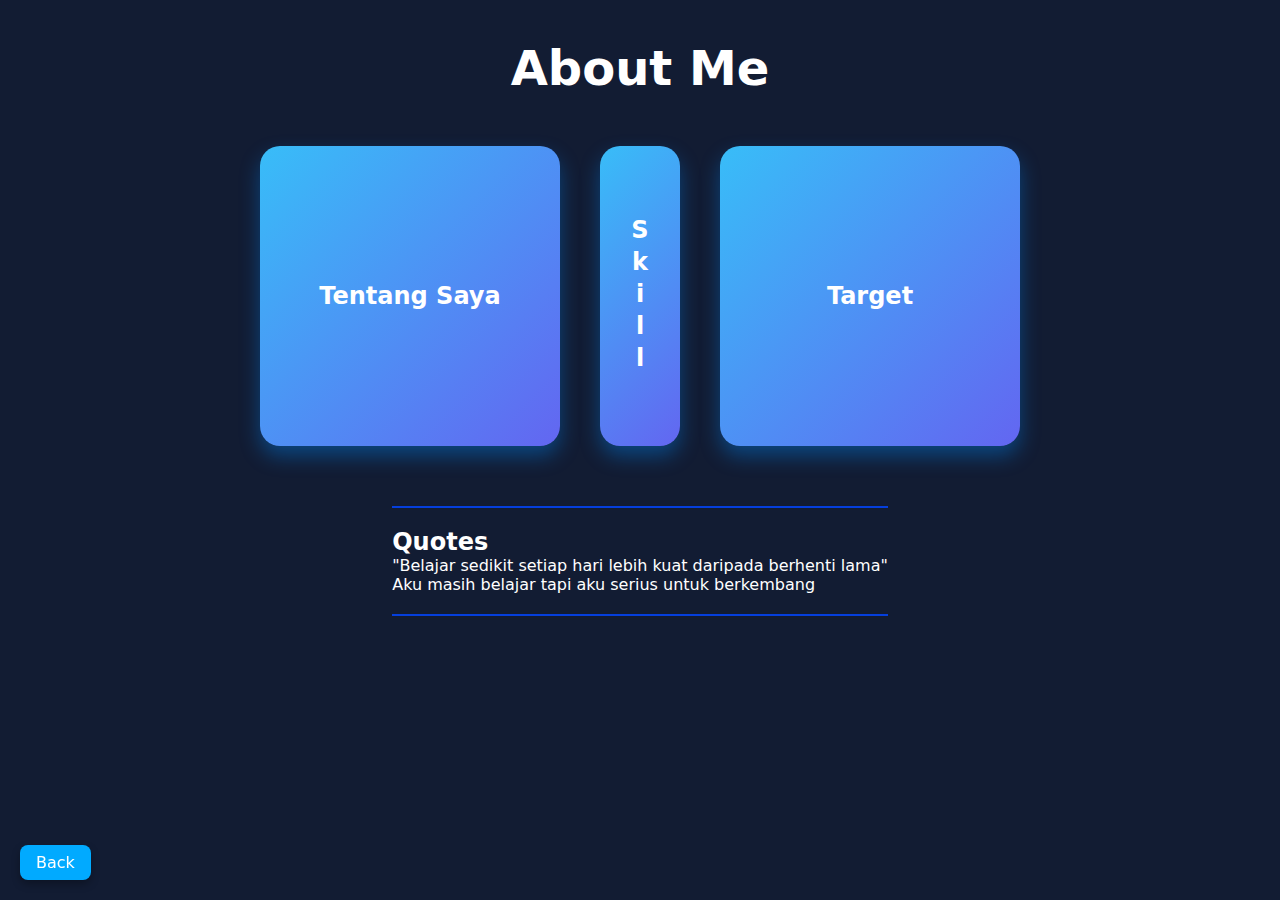
<file: htmlCss/about.html>
<!DOCTYPE html>
<html lang="id>">
  <head>
    <meta charset="UTF-8">
    <meta name="viewport" content="width=divece-width, initial-scale=1.0">
    <title>About & Practice</title>
    <link rel="stylesheet" href="about.css">
  </head>

  <body>
   
   <!-- BACK BUTTON -->
    <div class="btna"> 
       <a href="index.html">Back</a>
    </div>

    <h2 class="text">About Me</h2>

     <div class="container">
      
      <!-- CARD 1 -->
     <div class="card">
      <input type="checkbox" id="open1">
      <label for="open1" class="box">Tentang Saya</label>

      <div class="overlay">
        <label for="open1" class="close">X</label>
        <div class="content">
          <h2>Tentang Saya</h2>
          <p>
            Saya sedang belajar HTML dan CSS untuk membangun website modern
            dan responsif.
          </p>
        </div>
      </div>
     </div>

     <!-- CARD 2 -->
      <div class="card">
       <input type="checkbox" id="open2">
       <label for="open2" class="box skill">Skill</label>

        <div class="overlay">
        <label for="open2" class="close">X</label>
         <div class="content">
       <h2>Skill</h2>
       <p>
        HTML • CSS • RESPONSIF Design • UI Loyout
       </p>
         </div>
        </div>

      </div>

       <div class="card">
        <input type="checkbox" id="open3">
        <label for="open3" class="box">Target</label>
        <div class="overlay">
          <label for="open3" class="close">X</label>
          <div class="content">
            <h2>Target</h2>
            <p>
              Menjadi Frontend Developer yang konsisten dan profesional.
            </p>
          </div>
        </div>
       </div>
       

       <div class="Quotes">
        <hr>
        <h2 class="tquotes">Quotes</h2>
        <p>"Belajar sedikit setiap hari lebih kuat daripada berhenti lama"</p>
        <p>Aku masih belajar tapi aku serius untuk berkembang</p>
       <hr>
       </div>
  </body>


</html>
</file>
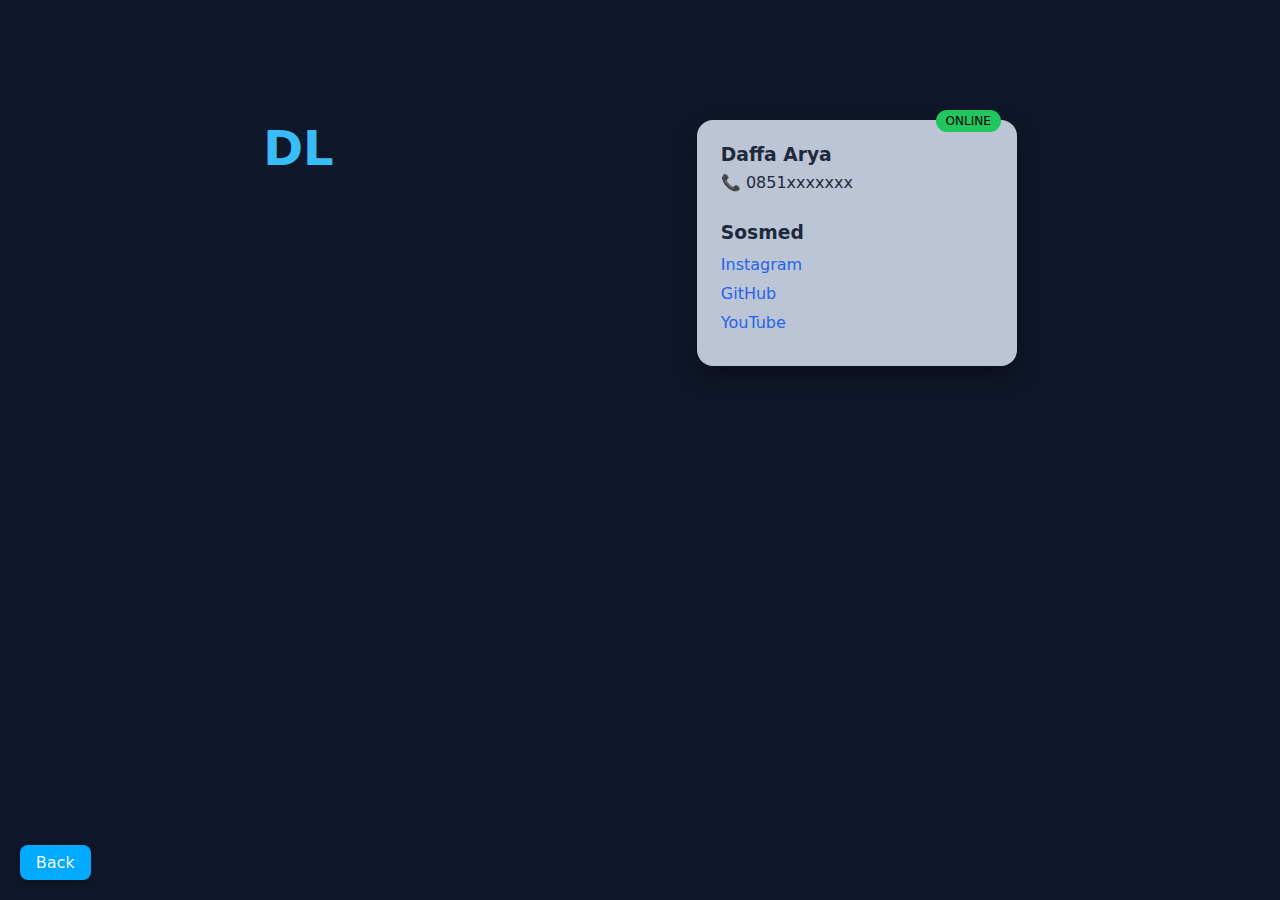
<file: htmlCss/contect.html>
<!DOCTYPE html>
<html lang="id">
<head>
  <meta charset="UTF-8">
  <meta name="viewport" content="width=device-width, initial-scale=1.0">
  <title>Contact | Daffa Learn</title>
  <link rel="stylesheet" href="contenct.css">
</head>
<body>
  <div class="layout">

    <!-- LOGO -->
    <div class="logo-wrapper">
      <div class="logo">
        <span class="short">DL</span>
        <span class="full">Daffa Learn</span>
      </div>
    </div>

    <!-- CONTACT CARD -->
    <div class="container">
      <h3>Daffa Arya</h3>
      <p class="phone">📞 0851xxxxxxx</p>

      <h3>Sosmed</h3>
      <ul class="sosmed">
        <li><a href="#">Instagram</a></li>
        <li><a href="#">GitHub</a></li>
        <li><a href="#">YouTube</a></li>
      </ul>
    </div>

  </div>

  <!-- BACK BUTTON -->
  <div class="btna">
    <a href="index.html">Back</a>
  </div>

</body>
</html>
</file>
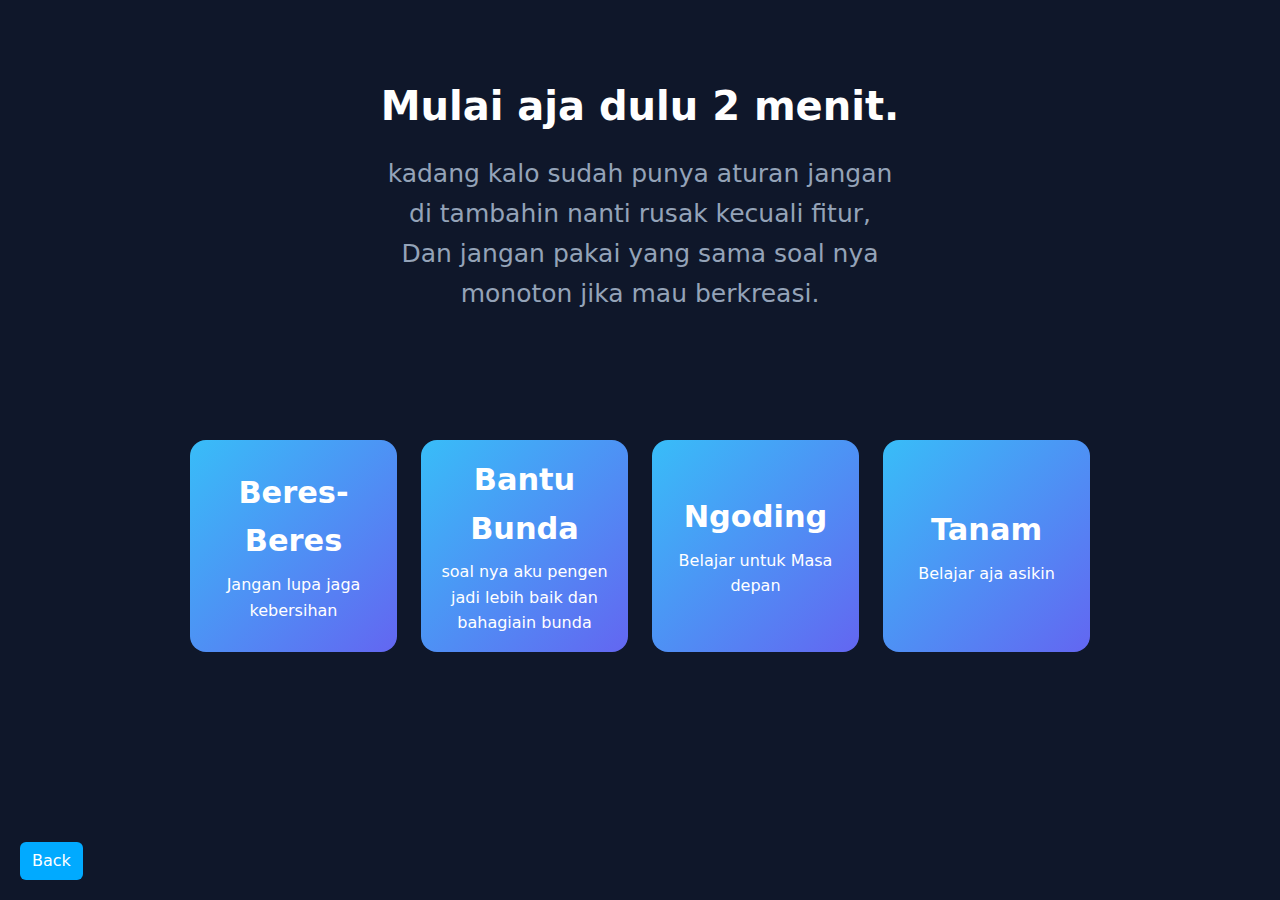
<file: htmlCss/works.html>
<!DOCTYPE html>
<html lang="id">
<head>
  <meta charset="UTF-8">
  <meta name="viewport" content="width=device-width, initial-scale=1.0">
  <link rel="stylesheet" href="works.css">
  <title>Layout Grid</title>
</head>
<body>
  <div>
    <a href="/htmlCss/index.html">Back</a>
  </div>
  
  <section class="hero">
    <div class="hero-text">
      <h2 class="build">Mulai aja dulu 2 menit.</h2>
      <p>
        kadang kalo sudah punya aturan jangan di tambahin nanti rusak kecuali fitur, Dan jangan pakai yang sama soal nya monoton jika mau berkreasi.
      </p>
    </div>
  </section>
  <div class="container">
  <div class="box"> 
    <h1>Beres-Beres</h1> 
    <p>Jangan lupa jaga kebersihan</p>
   </div>
    <div class="box">
    <h1>Bantu Bunda</h1> 
    <p>soal nya aku pengen jadi lebih baik dan bahagiain bunda</p>
    </div>
    <div class="box">
    <h1>Ngoding</h1> 
    <p>Belajar untuk Masa depan</p>
    </div>
    <div class="box">
    <h1>Tanam</h1> 
    <p>Belajar aja asikin</p>
    </div>
  </div>
</body>
</html>
</file>
<file: htmlCss/about.css>
/* ===== RESET ===== */
* {
  margin: 0;
  padding: 0;
  box-sizing: border-box;
}

/* ===== BODY ===== */
body {
  min-height: 100vh;
  background: #121c33;
  font-family: system-ui, sans-serif;
  color: white;

  display: flex;
  flex-direction: column;
  align-items: center;
  padding: 40px 16px;
}

/* ===== TITLE ===== */
.text {
  font-size: 3rem;
  margin-bottom: 50px;
}

/* ===== CONTAINER ===== */
.container {
  display: flex;
  gap: 40px;
  flex-wrap: wrap;
  justify-content: center;
  width: 100%;
  max-width: 1100px;
}

/* ===== BOX ===== */
.box {
  width: 300px;
  max-width: 450px;
  height: 300px;

  background: linear-gradient(135deg, #38bdf8, #6366f1);
  border-radius: 20px;

  display: flex;
  align-items: center;
  justify-content: center;

  font-size: 1.5rem;
  font-weight: bold;
  cursor: pointer;

  box-shadow: 0 10px 20px rgba(0, 132, 240, 0.4);
  transition: transform 0.3s ease, box-shadow 0.3s ease;
}

.box:hover {
  transform: translateY(-10px);
  box-shadow: 0 20px 40px rgba(0,0,0,0.4);
}

.box.skill {
  writing-mode: vertical-rl;
  text-orientation: upright;
  letter-spacing: 4px;
  font-weight: bold;

 
  height: 300px;
  width: 80px;

}


/* ===== BACK BUTTON ===== */
.btna a {
  position: fixed;
  bottom: 20px;
  left: 20px;

  padding: 8px 16px;
  background: rgb(1, 170, 255);
  color: white;
  text-decoration: none;
  border-radius: 8px;

  box-shadow: 0 4px 8px rgba(0,0,0,0.3);
  transition: 0.3s;
}

.btna a:hover {
  transform: translateY(-3px);
  box-shadow: 0 10px 20px rgba(0,0,0,0.4);
}

/* ===== RESPONSIVE ===== */
@media (max-width: 600px) {
  .text {
    font-size: 2.2rem;
  }

  .box {
    height: 220px;
  }
}

/* ===== CARD LOGIC ===== */
.card input {
  display: none;
}

/* ===== OVERLAY ===== */
.overlay {
  position: fixed;
  inset: 0;
  z-index: 999;

  background: rgba(15, 23, 42, 0.75);
  backdrop-filter: blur(10px);

  display: flex;
  align-items: center;
  justify-content: center;

  opacity: 0;
  pointer-events: none;
  transition: opacity 0.4s ease;
}

/* ===== ACTIVE OVERLAY ===== */
.card input:checked ~ .overlay {
  opacity: 1;
  pointer-events: auto;
}

/* ===== CONTENT ===== */
.content {
  width: 90%;
  max-width: 720px;
  padding: 48px;
  text-align: center;

  background: linear-gradient(135deg, #38bdf8, #6366f1);
  border-radius: 24px;
  color: white;

  transform: scale(0.85) translateY(30px);
  opacity: 0;
  transition: 0.4s ease;
}

.card input:checked ~ .overlay .content {
  transform: scale(1) translateY(0);
  opacity: 1;
}

/* ===== CLOSE ===== */
.close {
  position: absolute;
  top: 24px;
  right: 32px;

  font-size: 2rem;
  cursor: pointer;
  opacity: 0.8;
}

.close:hover {
  opacity: 1;
}

/* ===== DISABLE BOX WHEN OPEN ===== */
.card input:checked + .box {
  pointer-events: none;
}

/* Quotes */

hr {
  border: none;
  height: 2px;
  background: #053fdd;
  width: 100%;
  margin: 20px auto;
}
</file>
<file: htmlCss/contenct.css>
/* ===== RESET ===== */
* {
  margin: 0;
  padding: 0;
  box-sizing: border-box;
}

/* ===== BODY ===== */
body {
  min-height: 100vh;
  background: #0f172a;
  font-family: system-ui, sans-serif;
  color: white;
}

/* ===== LAYOUT FLEX ===== */
.layout {
  display: flex;
  flex-direction: column;
  align-items: center;
  gap: 32px;
  padding-top: 80px; /* jarak aman HP */
}

/* Desktop: logo & container sejajar */
@media (min-width: 768px) {
  .layout {
    flex-direction: row;
    justify-content: center;
    align-items: flex-start;
    gap: 120px;
    padding-top: 120px;
  }
}

/* ===== LOGO ===== */
.logo-wrapper {
  display: flex;
  justify-content: center;
}

.logo {
  font-size: 3rem;
  font-weight: 700;
  color: #38bdf8;
  min-height: 3.5rem;
  display: inline-block;
  position: relative;
}

/* Animasi DL & Daffa Learn */
.short {
  display: block;
  animation: fadeOutIn 4s infinite;
}

.full {
  display: block;
  opacity: 0;
  animation: fadeInOut 4s infinite, swing 2.5s ease-in-out infinite;
  transform-origin: top center;
  position: relative; /* ikut flow layout */
}

/* ===== ANIMATIONS ===== */
@keyframes fadeOutIn {
  0%, 40% { opacity: 1; }
  50%, 100% { opacity: 0; }
}

@keyframes fadeInOut {
  0%, 40% { opacity: 0; }
  50%, 100% { opacity: 1; }
}

@keyframes swing {
  0%   { transform: rotate(0deg); }
  25%  { transform: rotate(2deg); }
  50%  { transform: rotate(0deg); }
  75%  { transform: rotate(-2deg); }
  100% { transform: rotate(0deg); }
}

/* ===== CONTACT CARD ===== */
.container {
  background: #bbc5d6;
  color: #1e293b;
  width: 320px;
  padding: 24px;
  border-radius: 16px;
  position: relative;
  box-shadow: 0 10px 25px rgba(0,0,0,0.4);

  margin-top: 70px; /* 📱 HP: container agak ke bawah */
}

/* Desktop: sejajar, margin top nol */
@media (min-width: 768px) {
  .container {
    margin-top: 0;
  }
}

.container h3 {
  margin-bottom: 8px;
}

.phone {
  margin-bottom: 30px;
  font-weight: 500;
}

/* BADGE ONLINE */
.container::before {
  content: "ONLINE";
  position: absolute;
  top: -10px;
  right: 16px;
  background: #22c55e;
  color: black;
  padding: 4px 10px;
  border-radius: 999px;
  font-size: 12px;
}

/* SOSMED */
.sosmed {
  list-style: none;
  margin-top: 12px;
}

.sosmed li {
  margin-bottom: 10px;
}

.sosmed a {
  text-decoration: none;
  color: #2563eb;
  font-weight: 500;
}

.sosmed a:hover {
  text-decoration: underline;
}

/* BACK BUTTON */
.btna a {
  position: fixed;
  bottom: 20px;
  left: 20px;
  padding: 8px 16px;
  background: rgb(1, 170, 255);
  color: white;
  text-decoration: none;
  border-radius: 8px;
  box-shadow: 0 4px 8px rgba(0,0,0,0.3);
  transition: 0.3s;
}

.btna a:hover {
  transform: translateY(-3px);
  box-shadow: 0 10px 20px rgba(0,0,0,0.4);
}
</file>
<file: htmlCss/works.css>
/* ===== RESET ===== */
* {
  margin: 0;
  padding: 0;
  box-sizing: border-box;
}

/* ===== BODY ===== */
body {
  min-height: 100vh;
  background: #0f172a;
  font-family: system-ui, sans-serif;
  line-height: 1.6;
}

/* ===== HERO ===== */
.hero {
  width: 100%;
  min-height: clamp(280px, 50vh, 420px);

  display: flex;
  flex-direction: column;
  justify-content: center;
  align-items: center;

  text-align: center;
  padding: 20px;
}

/* ===== HERO TEXT ===== */
.hero h2.build {
  font-size: 2.5rem;
  margin-bottom: 1rem;
  color: #ffffff;
}

.hero p {
  color: #94a3b8;
  margin-bottom: 2rem;
  max-width: 520px;
  font-size: 25px;
}

/* ===== RESPONSIVE HERO ===== */
@media (max-width: 768px) {
  .hero {
    justify-content: flex-start;
    padding-top: 64px;
    min-height: 240px;
  }

  .hero h2.build {
    font-size: 2rem;
  }
}

/* ===== BACK BUTTON ===== */
a {
  position: fixed;
  bottom: 20px;
  left: 20px;

  padding: 6px 12px;
  background-color: rgb(1, 170, 255);
  color: white;
  text-decoration: none;
  border-radius: 6px;

  transition: transform 0.2s ease, box-shadow 0.2s ease;
}

a:hover {
  transform: translateY(-3px);
  box-shadow: 0 8px 20px rgba(1, 170, 255, 0.4);
}

/* ===== GRID CONTAINER ===== */
.container {
  width: 90%;
  max-width: 900px;

  margin: 20px auto 80px;

  display: grid;
  grid-template-columns: repeat(auto-fit, minmax(180px, 1fr));
  gap: 24px;
}

/* ===== CARD / BOX ===== */
.box {
  min-height: 180px;
  padding: 16px;

  background: linear-gradient(135deg, #38bdf8, #6366f1);
  border-radius: 16px;

  display: flex;
  flex-direction: column;
  justify-content: center;
  gap: 6px;

  color: white;
  text-align: center;

  transition: transform 0.35s cubic-bezier(.4,0,.2,1),
              box-shadow 0.35s ease;
}

/* ===== CARD TEXT ===== */
.box h1 {
  font-size: 1.9rem;
}

.box p {
  font-size: 1rem;
  opacity: 1;
    white-space: normal;      
  word-break: break-word;
}

/* ===== HOVER EFFECT ===== */
.box:hover {
  transform: translateY(-8px) scale(1.05);
  box-shadow: 0 20px 40px rgba(0, 0, 0, 0.35);
}

/* ===== DISABLE HOVER ON TOUCH ===== */
@media (hover: none) {
  .box:hover {
    transform: none;
    box-shadow: none;
  }
}
</file>
